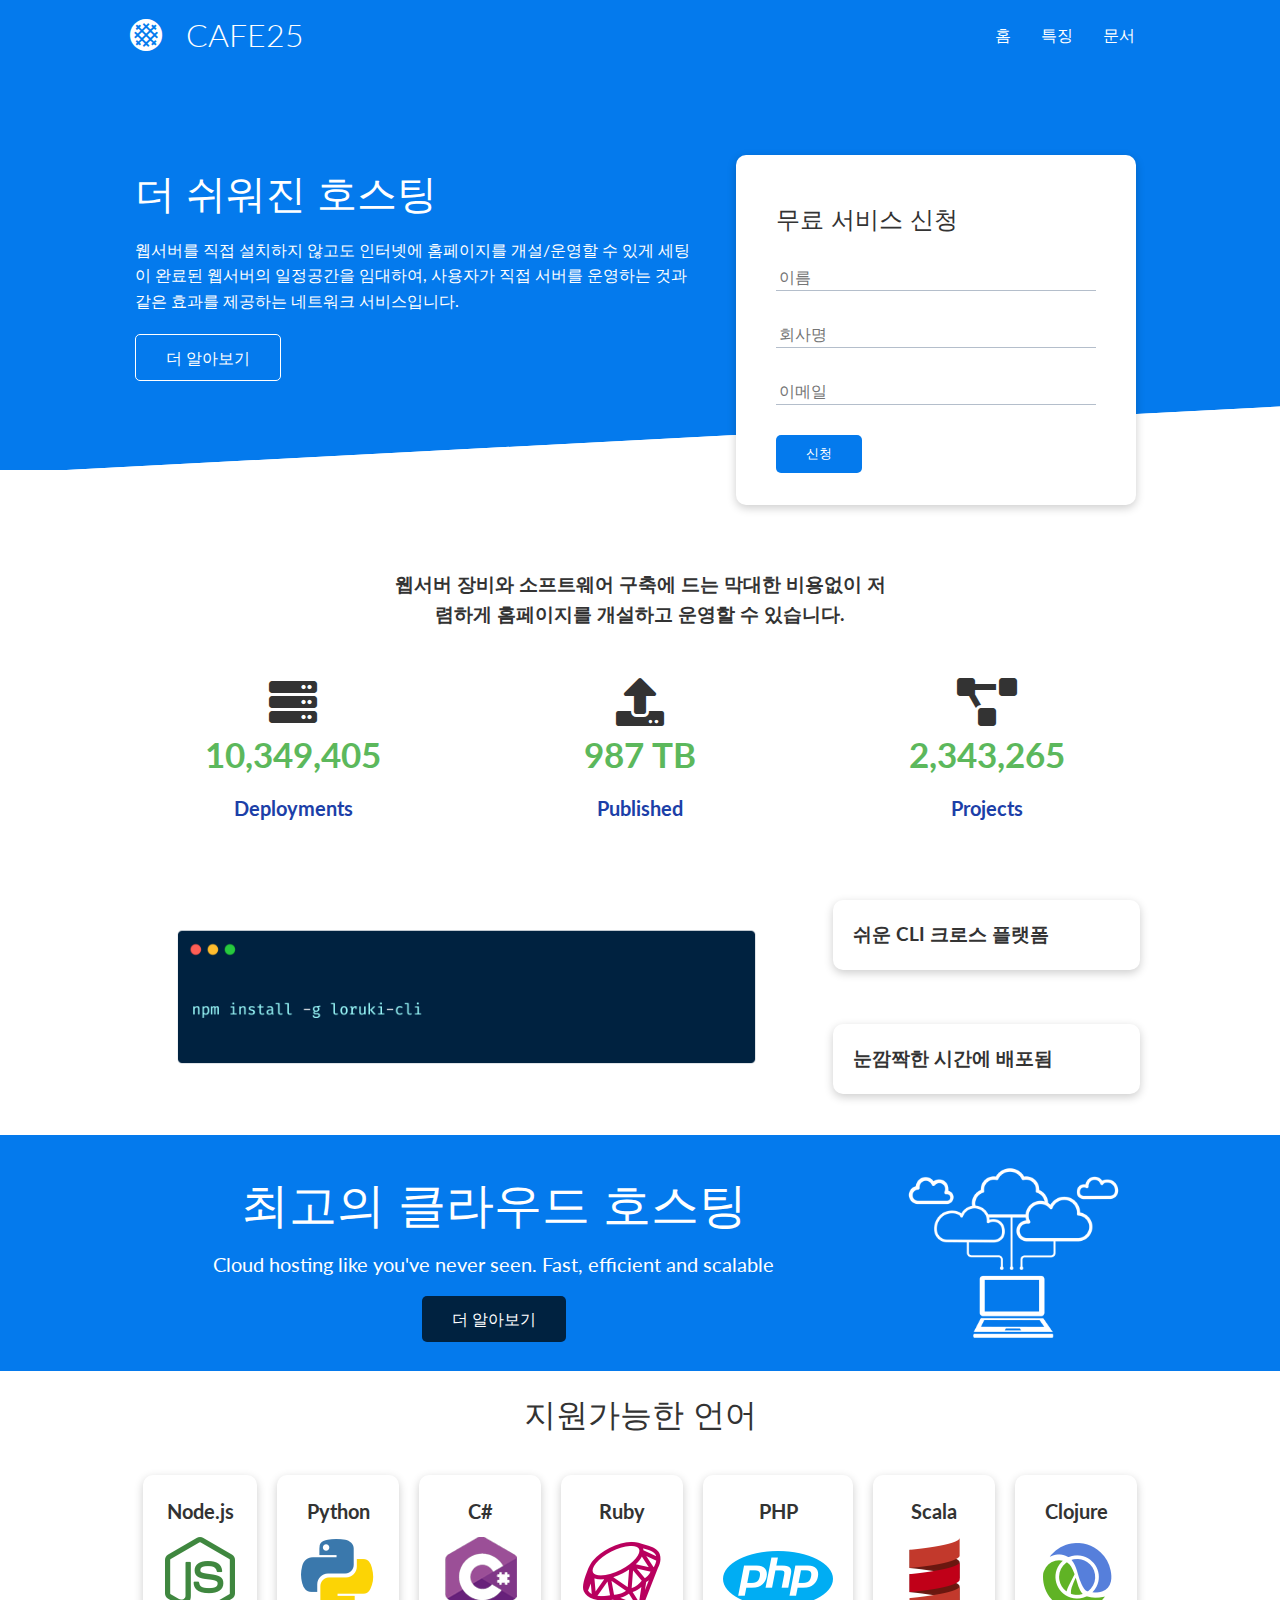
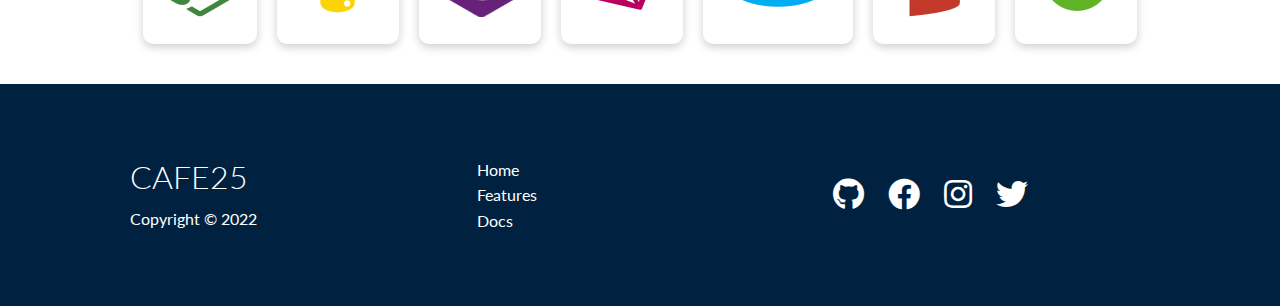
<file: index.html>
<!DOCTYPE html>
<html lang="en">

<head>
  <meta charset="UTF-8" />
  <meta name="viewport" content="width=device-width, initial-scale=1.0" />
  <link rel="stylesheet" href="https://cdnjs.cloudflare.com/ajax/libs/font-awesome/5.15.1/css/all.min.css" />
  <link rel="stylesheet" href="css/utilities.css" />
  <link rel="stylesheet" href="css/style.css" />
  <link rel="shortcut icon" href="" type="image/x-icon">

  <title>까페25 | 클라우드 호스팅 서비스</title>
</head>

<body>
  <!-- Navbar -->
  <div class="navbar">
    <div class="container flex">
      <h1 class="logo"><i class="fas fa-stroopwafel"></i> CAFE25</h1>
      <nav>
        <ul>
          <li><a href="index.html">홈</a></li>
          <li><a href="features.html">특징</a></li>
          <li><a href="docs.html">문서</a></li>
        </ul>
      </nav>
    </div>
  </div>

  <!-- Showcase -->
  <section class="showcase">
    <div class="container grid">
      <div class="showcase-text">
        <h1>더 쉬워진 호스팅</h1>
        <p>
          웹서버를 직접 설치하지 않고도 인터넷에 홈페이지를 개설/운영할 수 있게 세팅이 완료된 웹서버의 일정공간을 임대하여, 사용자가 직접 서버를 운영하는 것과 같은 효과를 제공하는 네트워크
          서비스입니다.
        </p>
        <a href="features.html" class="btn btn-outline">더 알아보기</a>
      </div>

      <div class="showcase-form card">
        <h2>무료 서비스 신청</h2>
        <form>
          <div class="form-control">
            <input type="text" name="name" placeholder="이름" required />
          </div>
          <div class="form-control">
            <input type="text" name="company" placeholder="회사명" required />
          </div>
          <div class="form-control">
            <input type="email" name="email" placeholder="이메일" required />
          </div>
          <input type="submit" value="신청" class="btn btn-primary" />
        </form>
      </div>
    </div>
  </section>

  <!-- Stats -->
  <section class="stats">
    <div class="container">
      <h3 class="stats-heading text-center my-1">웹서버 장비와 소프트웨어 구축에 드는 막대한 비용없이 저렴하게 홈페이지를 개설하고 운영할 수 있습니다.</h3>

      <div class="grid grid-3 text-center my-4">
        <div>
          <i class="fas fa-server fa-3x"></i>
          <h3>10,349,405</h3>
          <p class="text-secondary">Deployments</p>
        </div>
        <div>
          <i class="fas fa-upload fa-3x"></i>
          <h3>987 TB</h3>
          <p class="text-secondary">Published</p>
        </div>
        <div>
          <i class="fas fa-project-diagram fa-3x"></i>
          <h3>2,343,265</h3>
          <p class="text-secondary">Projects</p>
        </div>
      </div>
    </div>
  </section>

  <!-- Cli -->
  <section class="cli">
    <div class="container grid">
      <img src="images/cli.png" alt="" />
      <div class="card">
        <h3>쉬운 CLI 크로스 플랫폼</h3>
      </div>
      <div class="card">
        <h3>눈깜짝한 시간에 배포됨</h3>
      </div>
    </div>
  </section>

  <!-- Cloud -->
  <section class="cloud bg-primary my-2 py-2">
    <div class="container grid">
      <div class="text-center">
        <h2 class="lg">최고의 클라우드 호스팅</h2>
        <p class="lead my-1">Cloud hosting like you've never seen. Fast, efficient and scalable</p>
        <a href="features.html" class="btn btn-dark">더 알아보기</a>
      </div>
      <img src="images/cloud.png" alt="" />
    </div>
  </section>

  <!-- Languages -->
  <section class="languages">
    <h2 class="md text-center my-2">지원가능한 언어</h2>
    <div class="container flex">
      <div class="card">
        <h4>Node.js</h4>
        <img src="images/logos/node.png" alt="" />
      </div>
      <div class="card">
        <h4>Python</h4>
        <img src="images/logos/python.png" alt="" />
      </div>
      <div class="card">
        <h4>C#</h4>
        <img src="images/logos/csharp.png" alt="" />
      </div>
      <div class="card">
        <h4>Ruby</h4>
        <img src="images/logos/ruby.png" alt="" />
      </div>
      <div class="card">
        <h4>PHP</h4>
        <img src="images/logos/php.png" alt="" />
      </div>
      <div class="card">
        <h4>Scala</h4>
        <img src="images/logos/scala.png" alt="" />
      </div>
      <div class="card">
        <h4>Clojure</h4>
        <img src="images/logos/clojure.png" alt="" />
      </div>
    </div>
  </section>

  <!-- Footer -->
  <footer class="footer bg-dark py-5">
    <div class="container grid grid-3">
      <div>
        <h1>CAFE25</h1>
        <p>Copyright &copy; 2022</p>
      </div>
      <nav>
        <ul>
          <li><a href="index.html">Home</a></li>
          <li><a href="features.html">Features</a></li>
          <li><a href="docs.html">Docs</a></li>
        </ul>
      </nav>
      <div class="social">
        <a href="#"><i class="fab fa-github fa-2x"></i></a>
        <a href="#"><i class="fab fa-facebook fa-2x"></i></a>
        <a href="#"><i class="fab fa-instagram fa-2x"></i></a>
        <a href="#"><i class="fab fa-twitter fa-2x"></i></a>
      </div>
    </div>
  </footer>
</body>

</html>
</file>
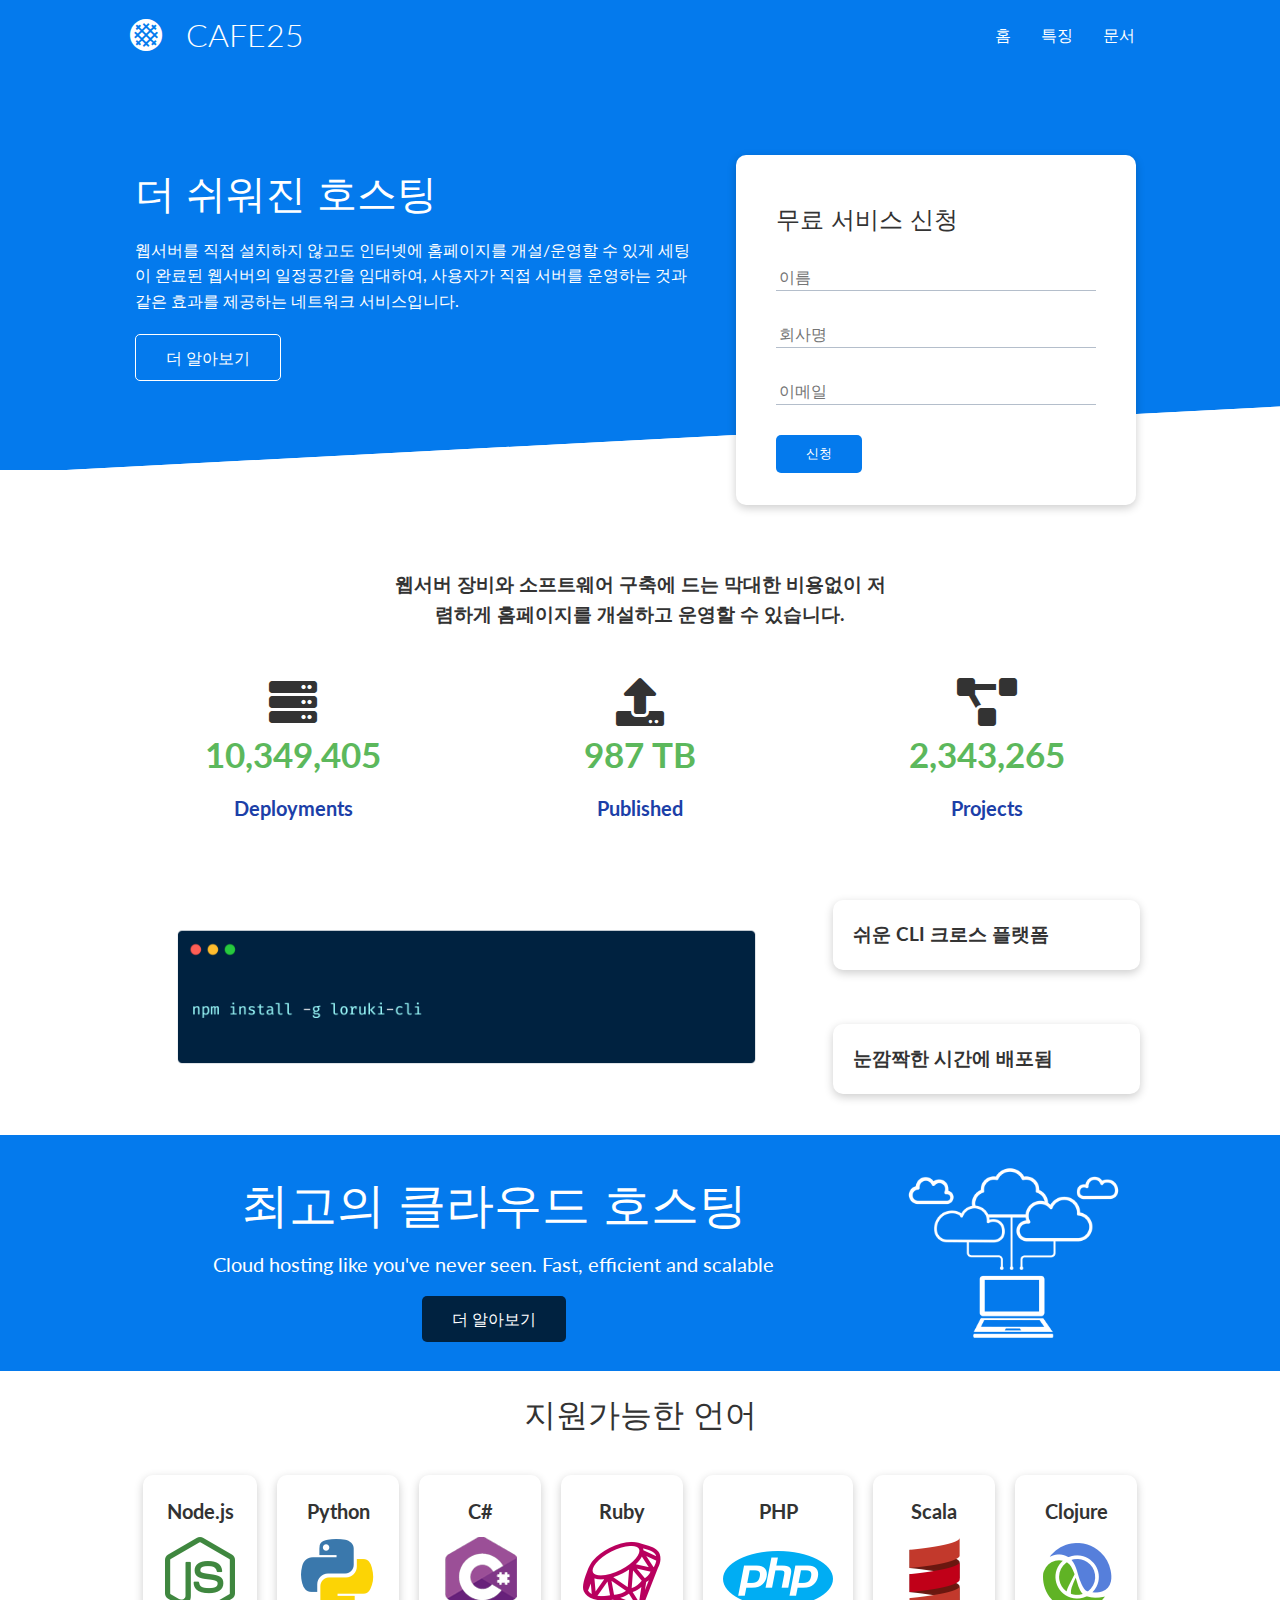
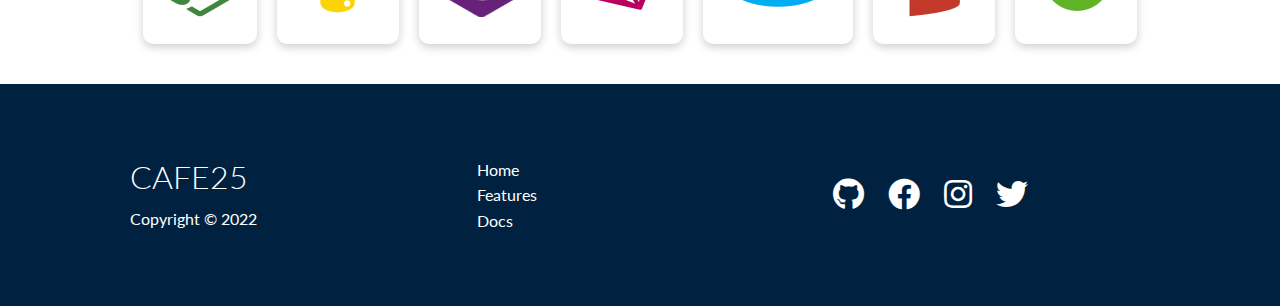
<file: CAFE25/index.html>
<!DOCTYPE html>
<html lang="en">

<head>
  <meta charset="UTF-8" />
  <meta name="viewport" content="width=device-width, initial-scale=1.0" />
  <link rel="stylesheet" href="https://cdnjs.cloudflare.com/ajax/libs/font-awesome/5.15.1/css/all.min.css" />
  <link rel="stylesheet" href="css/utilities.css" />
  <link rel="stylesheet" href="css/style.css" />
  <link rel="" href="" />

  <title>까페25 | 클라우드 호스팅 서비스</title>
</head>

<body>
  <!-- Navbar -->
  <div class="navbar">
    <div class="container flex">
      <h1 class="logo"><i class="fas fa-stroopwafel"></i> CAFE25</h1>
      <nav>
        <ul>
          <li><a href="index.html">홈</a></li>
          <li><a href="features.html">특징</a></li>
          <li><a href="docs.html">문서</a></li>
        </ul>
      </nav>
    </div>
  </div>

  <!-- Showcase -->
  <section class="showcase">
    <div class="container grid">
      <div class="showcase-text">
        <h1>더 쉬워진 호스팅</h1>
        <p>
          웹서버를 직접 설치하지 않고도 인터넷에 홈페이지를 개설/운영할 수 있게 세팅이 완료된 웹서버의 일정공간을 임대하여, 사용자가 직접 서버를 운영하는 것과 같은 효과를 제공하는 네트워크
          서비스입니다.
        </p>
        <a href="features.html" class="btn btn-outline">더 알아보기</a>
      </div>

      <div class="showcase-form card">
        <h2>무료 서비스 신청</h2>
        <form>
          <div class="form-control">
            <input type="text" name="name" placeholder="이름" required />
          </div>
          <div class="form-control">
            <input type="text" name="company" placeholder="회사명" required />
          </div>
          <div class="form-control">
            <input type="email" name="email" placeholder="이메일" required />
          </div>
          <input type="submit" value="신청" class="btn btn-primary" />
        </form>
      </div>
    </div>
  </section>

  <!-- Stats -->
  <section class="stats">
    <div class="container">
      <h3 class="stats-heading text-center my-1">웹서버 장비와 소프트웨어 구축에 드는 막대한 비용없이 저렴하게 홈페이지를 개설하고 운영할 수 있습니다.</h3>

      <div class="grid grid-3 text-center my-4">
        <div>
          <i class="fas fa-server fa-3x"></i>
          <h3>10,349,405</h3>
          <p class="text-secondary">Deployments</p>
        </div>
        <div>
          <i class="fas fa-upload fa-3x"></i>
          <h3>987 TB</h3>
          <p class="text-secondary">Published</p>
        </div>
        <div>
          <i class="fas fa-project-diagram fa-3x"></i>
          <h3>2,343,265</h3>
          <p class="text-secondary">Projects</p>
        </div>
      </div>
    </div>
  </section>

  <!-- Cli -->
  <section class="cli">
    <div class="container grid">
      <img src="images/cli.png" alt="" />
      <div class="card">
        <h3>쉬운 CLI 크로스 플랫폼</h3>
      </div>
      <div class="card">
        <h3>눈깜짝한 시간에 배포됨</h3>
      </div>
    </div>
  </section>

  <!-- Cloud -->
  <section class="cloud bg-primary my-2 py-2">
    <div class="container grid">
      <div class="text-center">
        <h2 class="lg">최고의 클라우드 호스팅</h2>
        <p class="lead my-1">Cloud hosting like you've never seen. Fast, efficient and scalable</p>
        <a href="features.html" class="btn btn-dark">더 알아보기</a>
      </div>
      <img src="images/cloud.png" alt="" />
    </div>
  </section>

  <!-- Languages -->
  <section class="languages">
    <h2 class="md text-center my-2">지원가능한 언어</h2>
    <div class="container flex">
      <div class="card">
        <h4>Node.js</h4>
        <img src="images/logos/node.png" alt="" />
      </div>
      <div class="card">
        <h4>Python</h4>
        <img src="images/logos/python.png" alt="" />
      </div>
      <div class="card">
        <h4>C#</h4>
        <img src="images/logos/csharp.png" alt="" />
      </div>
      <div class="card">
        <h4>Ruby</h4>
        <img src="images/logos/ruby.png" alt="" />
      </div>
      <div class="card">
        <h4>PHP</h4>
        <img src="images/logos/php.png" alt="" />
      </div>
      <div class="card">
        <h4>Scala</h4>
        <img src="images/logos/scala.png" alt="" />
      </div>
      <div class="card">
        <h4>Clojure</h4>
        <img src="images/logos/clojure.png" alt="" />
      </div>
    </div>
  </section>

  <!-- Footer -->
  <footer class="footer bg-dark py-5">
    <div class="container grid grid-3">
      <div>
        <h1>CAFE25</h1>
        <p>Copyright &copy; 2022</p>
      </div>
      <nav>
        <ul>
          <li><a href="index.html">Home</a></li>
          <li><a href="features.html">Features</a></li>
          <li><a href="docs.html">Docs</a></li>
        </ul>
      </nav>
      <div class="social">
        <a href="#"><i class="fab fa-github fa-2x"></i></a>
        <a href="#"><i class="fab fa-facebook fa-2x"></i></a>
        <a href="#"><i class="fab fa-instagram fa-2x"></i></a>
        <a href="#"><i class="fab fa-twitter fa-2x"></i></a>
      </div>
    </div>
  </footer>
</body>

</html>
</file>
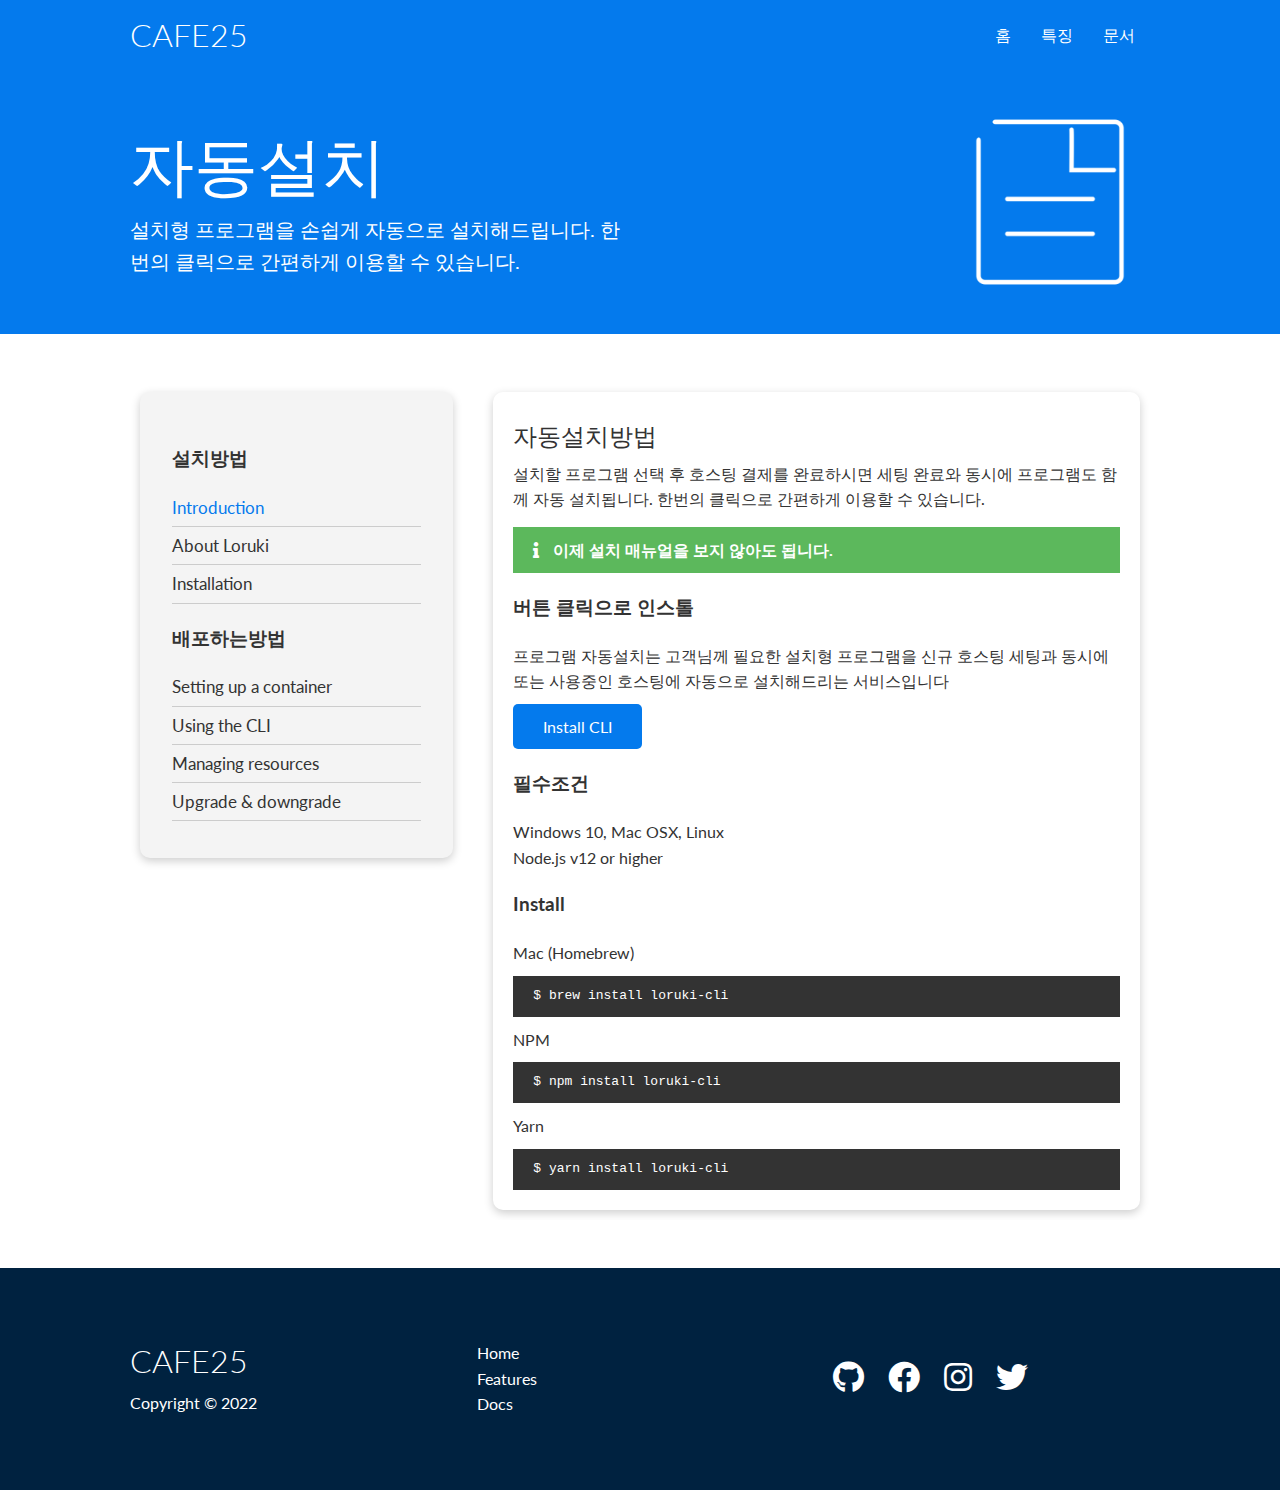
<file: docs.html>
<!DOCTYPE html>
<html lang="en">
  <head>
    <meta charset="UTF-8" />
    <meta name="viewport" content="width=device-width, initial-scale=1.0" />
    <link rel="stylesheet" href="https://cdnjs.cloudflare.com/ajax/libs/font-awesome/5.15.1/css/all.min.css" />
    <link rel="stylesheet" href="css/utilities.css" />
    <link rel="stylesheet" href="css/style.css" />
    <title>까페25 | 클라우드 호스팅 서비스</title>
  </head>
  <body>
    <!-- Navbar -->
    <div class="navbar">
      <div class="container flex">
        <h1 class="logo">CAFE25</h1>
        <nav>
          <ul>
            <li><a href="index.html">홈</a></li>
            <li><a href="features.html">특징</a></li>
            <li><a href="docs.html">문서</a></li>
          </ul>
        </nav>
      </div>
    </div>

    <!-- Head -->
    <section class="docs-head bg-primary py-3">
      <div class="container grid">
        <div>
          <h1 class="xl">자동설치</h1>
          <p class="lead">설치형 프로그램을 손쉽게 자동으로 설치해드립니다. 한번의 클릭으로 간편하게 이용할 수 있습니다.</p>
        </div>
        <img src="images/docs.png" alt="" />
      </div>
    </section>

    <!-- Docs main -->
    <section class="docs-main my-4">
      <div class="container grid">
        <div class="card bg-light p-3">
          <h3 class="my-2">설치방법</h3>
          <nav>
            <ul>
              <li><a class="text-primary" href="#">Introduction</a></li>
              <li><a href="#">About Loruki</a></li>
              <li><a href="#">Installation</a></li>
            </ul>
          </nav>

          <h3 class="my-2">배포하는방법</h3>
          <nav>
            <ul>
              <li><a href="#">Setting up a container</a></li>
              <li><a href="#">Using the CLI</a></li>
              <li><a href="#">Managing resources</a></li>
              <li><a href="#">Upgrade & downgrade</a></li>
            </ul>
          </nav>
        </div>
        <div class="card">
          <h2>자동설치방법</h2>
          <p>설치할 프로그램 선택 후 호스팅 결제를 완료하시면 세팅 완료와 동시에 프로그램도 함께 자동 설치됩니다. 한번의 클릭으로 간편하게 이용할 수 있습니다.</p>

          <div class="alert alert-success"><i class="fas fa-info"></i> 이제 설치 매뉴얼을 보지 않아도 됩니다.</div>

          <h3>버튼 클릭으로 인스톨</h3>
          <p>프로그램 자동설치는 고객님께 필요한 설치형 프로그램을 신규 호스팅 세팅과 동시에 또는 사용중인 호스팅에 자동으로 설치해드리는 서비스입니다</p>
          <a href="#" class="btn btn-primary">Install CLI</a>

          <h3>필수조건</h3>
          <ul>
            <li>Windows 10, Mac OSX, Linux</li>
            <li>Node.js v12 or higher</li>
          </ul>

          <h3>Install</h3>
          <p>Mac (Homebrew)</p>
          <pre><code>$ brew install loruki-cli</code></pre>
          <p>NPM</p>
          <pre><code>$ npm install loruki-cli</code></pre>
          <p>Yarn</p>
          <pre><code>$ yarn install loruki-cli</code></pre>
        </div>
      </div>
    </section>

    <!-- Footer -->
    <footer class="footer bg-dark py-5">
      <div class="container grid grid-3">
        <div>
          <h1>CAFE25</h1>
          <p>Copyright &copy; 2022</p>
        </div>
        <nav>
          <ul>
            <li><a href="index.html">Home</a></li>
            <li><a href="features.html">Features</a></li>
            <li><a href="docs.html">Docs</a></li>
          </ul>
        </nav>
        <div class="social">
          <a href="#"><i class="fab fa-github fa-2x"></i></a>
          <a href="#"><i class="fab fa-facebook fa-2x"></i></a>
          <a href="#"><i class="fab fa-instagram fa-2x"></i></a>
          <a href="#"><i class="fab fa-twitter fa-2x"></i></a>
        </div>
      </div>
    </footer>
  </body>
</html>
</file>
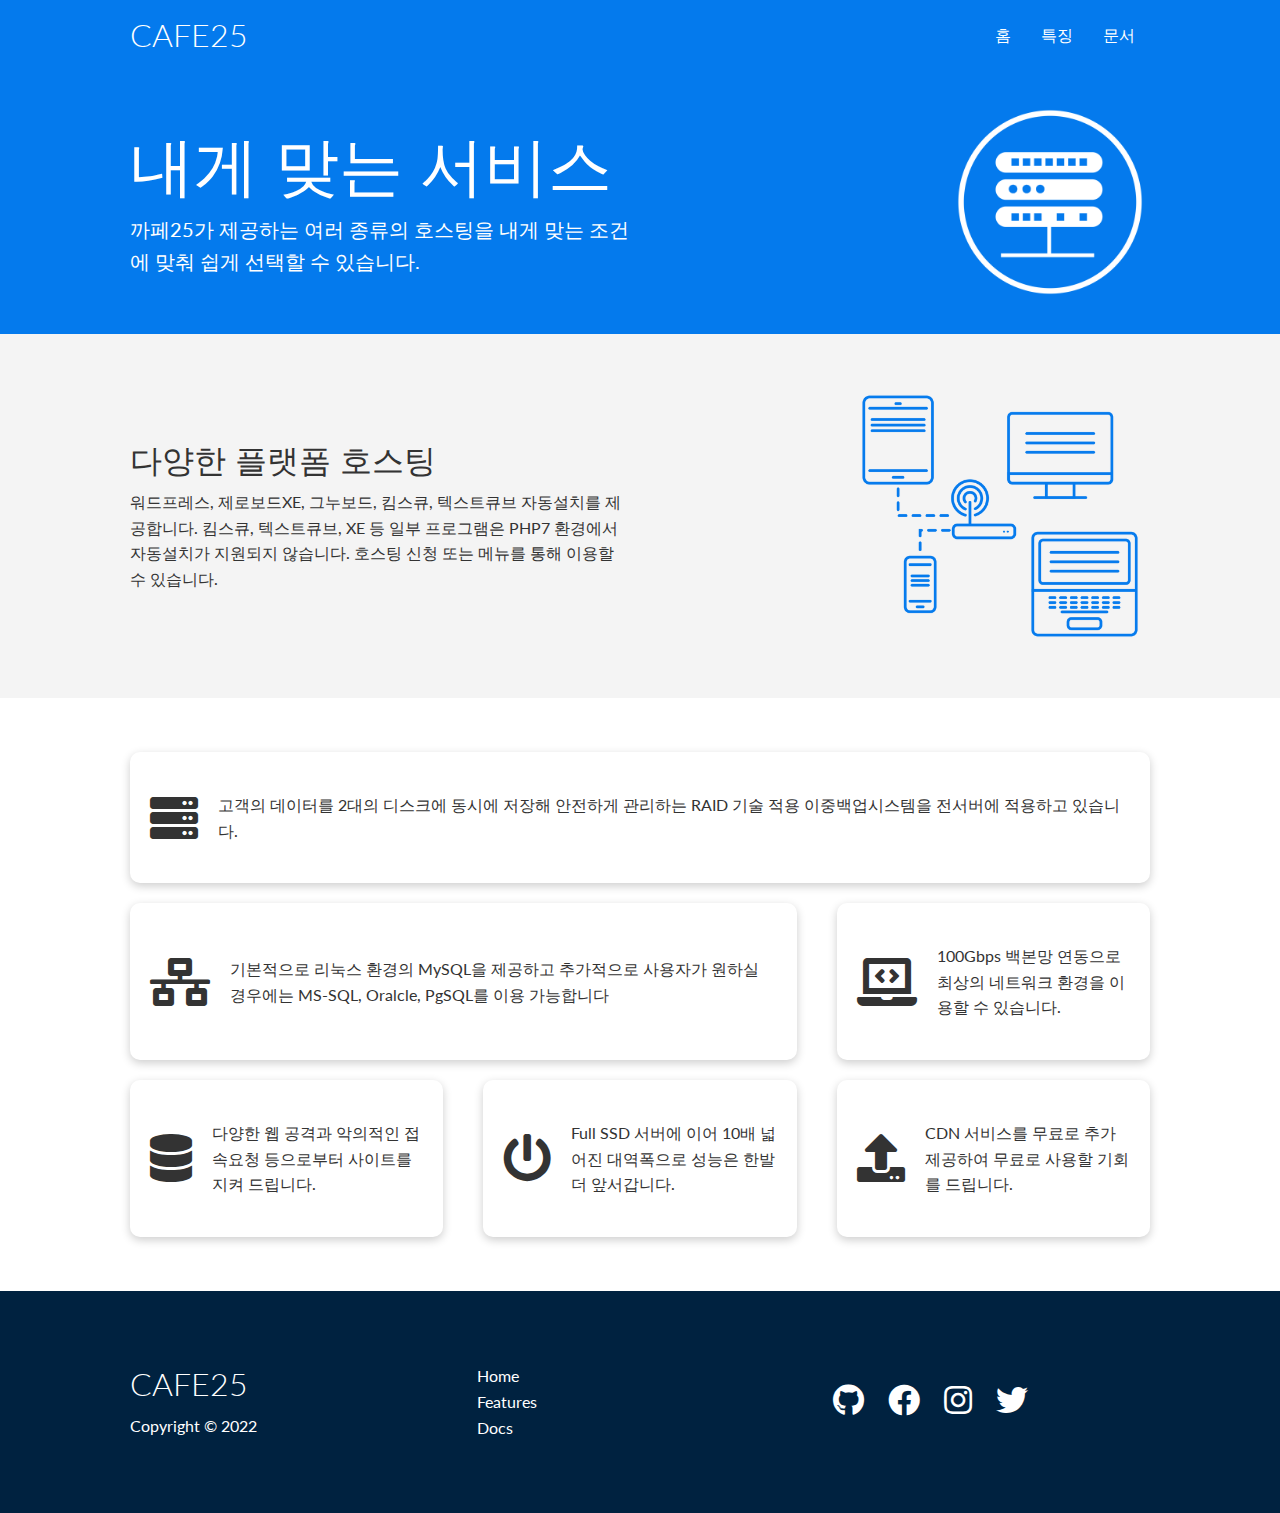
<file: features.html>
<!DOCTYPE html>
<html lang="en">
  <head>
    <meta charset="UTF-8" />
    <meta name="viewport" content="width=device-width, initial-scale=1.0" />
    <link rel="stylesheet" href="https://cdnjs.cloudflare.com/ajax/libs/font-awesome/5.15.1/css/all.min.css" />
    <link rel="stylesheet" href="css/utilities.css" />
    <link rel="stylesheet" href="css/style.css" />
    <title>까페25 | 클라우드 호스팅 서비스</title>
  </head>
  <body>
    <!-- Navbar -->
    <div class="navbar">
      <div class="container flex">
        <h1 class="logo">CAFE25</h1>
        <nav>
          <ul>
            <li><a href="index.html">홈</a></li>
            <li><a href="features.html">특징</a></li>
            <li><a href="docs.html">문서</a></li>
          </ul>
        </nav>
      </div>
    </div>
    
    <!-- Head -->
    <section class="features-head bg-primary py-3">
      <div class="container grid">
        <div>
          <h1 class="xl">내게 맞는 서비스</h1>
          <p class="lead">까페25가 제공하는 여러 종류의 호스팅을 내게 맞는 조건에 맞춰 쉽게 선택할 수 있습니다.</p>
        </div>
        <img src="images/server.png" alt="" />
      </div>
    </section>

    <!-- Sub head -->
    <section class="features-sub-head bg-light py-3">
      <div class="container grid">
        <div>
          <h1 class="md">다양한 플랫폼 호스팅</h1>
          <p>
            워드프레스, 제로보드XE, 그누보드, 킴스큐, 텍스트큐브 자동설치를 제공합니다. 킴스큐, 텍스트큐브, XE 등 일부 프로그램은 PHP7 환경에서 자동설치가 지원되지 않습니다. 호스팅 신청 또는 메뉴를
            통해 이용할 수 있습니다.
          </p>
        </div>
        <img src="images/server2.png" alt="" />
      </div>
    </section>

    <section class="features-main my-2">
      <div class="container grid grid-3">
        <div class="card flex">
          <i class="fas fa-server fa-3x"></i>
          <p>고객의 데이터를 2대의 디스크에 동시에 저장해 안전하게 관리하는 RAID 기술 적용 이중백업시스템을 전서버에 적용하고 있습니다.</p>
        </div>
        <div class="card flex">
          <i class="fas fa-network-wired fa-3x"></i>
          <p>기본적으로 리눅스 환경의 MySQL을 제공하고 추가적으로 사용자가 원하실 경우에는 MS-SQL, Oralcle, PgSQL를 이용 가능합니다</p>
        </div>
        <div class="card flex">
          <i class="fas fa-laptop-code fa-3x"></i>
          <p>100Gbps 백본망 연동으로 최상의 네트워크 환경을 이용할 수 있습니다.</p>
        </div>
        <div class="card flex">
          <i class="fas fa-database fa-3x"></i>
          <p>다양한 웹 공격과 악의적인 접속요청 등으로부터 사이트를 지켜 드립니다.</p>
        </div>
        <div class="card flex">
          <i class="fas fa-power-off fa-3x"></i>
          <p>Full SSD 서버에 이어 10배 넓어진 대역폭으로 성능은 한발 더 앞서갑니다.</p>
        </div>
        <div class="card flex">
          <i class="fas fa-upload fa-3x"></i>
          <p>CDN 서비스를 무료로 추가 제공하여 무료로 사용할 기회를 드립니다.</p>
        </div>
      </div>
    </section>

    <!-- Footer -->
    <footer class="footer bg-dark py-5">
      <div class="container grid grid-3">
        <div>
          <h1>CAFE25</h1>
          <p>Copyright &copy; 2022</p>
        </div>
        <nav>
          <ul>
            <li><a href="index.html">Home</a></li>
            <li><a href="features.html">Features</a></li>
            <li><a href="docs.html">Docs</a></li>
          </ul>
        </nav>
        <div class="social">
          <a href="#"><i class="fab fa-github fa-2x"></i></a>
          <a href="#"><i class="fab fa-facebook fa-2x"></i></a>
          <a href="#"><i class="fab fa-instagram fa-2x"></i></a>
          <a href="#"><i class="fab fa-twitter fa-2x"></i></a>
        </div>
      </div>
    </footer>
  </body>
</html>
</file>
<file: css/utilities.css>
/* 자주 사용하는 형태의 CSS 들을 묶어서 클래스로 사용*/
.container {
  max-width: 1100px;
  margin: 0 auto;
  overflow: auto;
  padding: 0 40px;
}

.card {
  background-color: #fff;
  color: #333;
  border-radius: 10px;
  box-shadow: 0 3px 10px rgba(0, 0, 0, 0.2);
  padding: 20px;
  margin: 10px;
}

.btn {
  display: inline-block;
  padding: 10px 30px;
  cursor: pointer;
  /* 색에 대해서 변수명을 저장하였음! */
  background: var(--primary-color);
  color: #fff;
  border: none;
  border-radius: 5px;
}

.btn-outline {
  background-color: transparent;
  border: 1px #fff solid;
}

.btn:hover {
  transform: scale(0.98);
}

/* 벡그라운드 색과 글자색 & 버튼 색과 글자색 */
.bg-primary,
.btn-primary {
  background-color: var(--primary-color);
  color: #fff;
}

.bg-secondary,
.btn-secondary {
  background-color: var(--secondary-color);
  color: #fff;
}

.bg-dark,
.btn-dark {
  background-color: var(--dark-color);
  color: #fff;
}

.bg-light,
.btn-light {
  background-color: var(--light-color);
  color: #333;
}

/* 예) Footer */
.bg-primary a,
.btn-primary a,
.bg-secondary a,
.btn-secondary a,
.bg-dark a,
.btn-dark a {
  color: #fff;
}


/* 글자 색 */
.text-primary {
  color: var(--primary-color);
}

.text-secondary {
  color: var(--secondary-color);
}

.text-dark {
  color: var(--dark-color);
}

.text-light {
  color: var(--light-color);
}

/* 글자 크기 */
.lead {
  font-size: 20px;
}

.sm {
  font-size: 1rem;
}

.md {
  font-size: 2rem;
}

.lg {
  font-size: 3rem;
}

.xl {
  font-size: 4rem;
}

/* 좌우 정렬 */
.text-center {
  text-align: center;
}

/* 경고창 */
.alert {
  background-color: var(--light-color);
  padding: 10px 20px;
  font-weight: bold;
  margin: 15px 0;
}

.alert i {
  margin-right: 10px;
}

.alert-success {
  background-color: var(--success-color);
  color: #fff;
}

.alert-error {
  background-color: var(--error-color);
  color: #fff;
}

/* 그리드 (절반:절반) 정렬 */
.grid {
  display: grid;
  grid-template-columns: repeat(2, 1fr);
  gap: 20px;
  justify-content: center;
  align-items: center;
  height: 100%;
}

/* 그리드 3개 정렬 33.33% 씩 */
.grid-3 {
  grid-template-columns: repeat(3, 1fr);
}

/* 플랙스 가운데 정렬 */
.flex {
  display: flex;
  justify-content: center;
  align-items: center;
  height: 100%;
}

/* 마진 */
.my-1 {
  margin: 1rem 0;
}

.my-2 {
  margin: 1.5rem 0;
}

.my-3 {
  margin: 2rem 0;
}

.my-4 {
  margin: 3rem 0;
}

.my-5 {
  margin: 4rem 0;
}

.m-1 {
  margin: 1rem;
}

.m-2 {
  margin: 1.5rem;
}

.m-3 {
  margin: 2rem;
}

.m-4 {
  margin: 3rem;
}

.m-5 {
  margin: 4rem;
}

/* 패딩 */
.py-1 {
  padding: 1rem 0;
}

.py-2 {
  padding: 1.5rem 0;
}

.py-3 {
  padding: 2rem 0;
}

.py-4 {
  padding: 3rem 0;
}

.py-5 {
  padding: 4rem 0;
}

.p-1 {
  padding: 1rem;
}

.p-2 {
  padding: 1.5rem;
}

.p-3 {
  padding: 2rem;
}

.p-4 {
  padding: 3rem;
}

.p-5 {
  padding: 4rem;
}
</file>
<file: css/style.css>
@import url('https://fonts.googleapis.com/css2?family=Lato:wght@300&display=swap');

/* 자주쓰는 색을 변수로 --변수명 */
:root {
  --primary-color: #047aed;
  --secondary-color: #1c3fa8;
  --dark-color: #002240;
  --light-color: #f4f4f4;
  --success-color: #5cb85c;
  --error-color: #d9534f;
}

/* 각 태그들의 기본 마진/패딩을 초기값 0으로 하고 박스모델 기준을 보더-박스로 한다. */
* {
  box-sizing: border-box;
  padding: 0;
  margin: 0;
}

body {
  font-family: 'Lato', sans-serif;
  color: #333;
  line-height: 1.6;
}

ul {
  list-style-type: none;
}

a {
  text-decoration: none;
  color: #333;
}

h1,
h2 {
  font-weight: 300;
  line-height: 1.2;
  margin: 10px 0;
}

p {
  margin: 10px 0;
}

img {
  width: 100%;
}

code,
pre {
  background: #333;
  color: #fff;
  padding: 10px;
}

.hidden {
  visibility: hidden;
  height: 0;
}

/* 네브바 메뉴 */
.navbar {
  background-color: var(--primary-color);
  color: #fff;
  height: 70px;
}

.navbar ul {
  display: flex;
}

.navbar a {
  color: #fff;
  padding: 10px;
  margin: 0 5px;
}

.navbar a:hover {
  border-bottom: 2px #fff solid;
}

.navbar .flex {
  justify-content: space-between;
}

/* 아이콘이지만 글자처럼 취급. */
.navbar i {
  margin-right: 15px;
}

/* Showcase */
.showcase {
  height: 400px;
  background-color: var(--primary-color);
  color: #fff;
  position: relative;
}

.showcase h1 {
  font-size: 40px;
}

.showcase p {
  margin: 20px 0;
}

.showcase .grid {
  overflow: visible;
  grid-template-columns: 55% auto;
  gap: 30px;
}

.showcase-text {
  animation: slideInFromLeft 1s ease-in;
}

.showcase-form {
  position: relative;
  top: 60px;
  height: 350px;
  width: 400px;
  padding: 40px;
  z-index: 100;
  justify-self: flex-end;
  animation: slideInFromRight 1s ease-in;
}

.showcase-form .form-control {
  margin: 30px 0;
}

.showcase-form input[type='text'],
.showcase-form input[type='email'] {
  border: 0;
  border-bottom: 1px solid #b4becb;
  width: 100%;
  padding: 3px;
  font-size: 16px;
}

/* 선택시 아웃라인 */
.showcase-form input:focus {
  outline: none;
}

.showcase::before,
.showcase::after {
  content: '';
  position: absolute;
  height: 100px;
  bottom: -70px;
  right: 0;
  left: 0;
  background: rgb(255, 255, 255);
  transform: skewY(-3deg);
  -webkit-transform: skewY(-3deg);
  -moz-transform: skewY(-3deg);
  -ms-transform: skewY(-3deg);
}

/* Stats */
.stats {
  padding-top: 100px;
  animation: slideInFromBottom 1s ease-in;
}

.stats-heading {
  max-width: 500px;
  margin: auto;
}

.stats .grid h3 {
  font-size: 35px;
  color: #5cb85c;
}

.stats .grid p {
  font-size: 20px;
  font-weight: bold;
}

/* Cli */
.cli .grid {
  grid-template-columns: repeat(3, 1fr);
  grid-template-rows: repeat(2, 1fr);
}

.cli .grid>*:first-child {
  grid-column: 1 / span 2;
  grid-row: 1 / span 2;
}


/* Cloud */
.cloud .grid {
  grid-template-columns: 8fr 3fr;
}

/* Languages */

.languages .flex {
  flex-wrap: wrap;
}

.languages .card {
  text-align: center;
  margin: 18px 10px 40px;
  transition: transform 0.2s ease-in;
}

.languages .card h4 {
  font-size: 20px;
  margin-bottom: 10px;
}

.languages .card:hover {
  transform: translateY(-15px);
}



/* 특징 페이지 */
.features-head img,
.docs-head img {
  width: 200px;
  justify-self: flex-end;
}

.features-sub-head img {
  width: 300px;
  justify-self: flex-end;
}

.features-main .card>i {
  margin-right: 20px;
}

.features-main .grid {
  padding: 30px;
}

.features-main .grid .card:nth-child(1) {
  grid-column: 1 / span 3;
}

.features-main .grid .card:nth-child(2) {
  grid-column: 1 / span 2;
}


/* 문서 페이지 */
.docs-main h3 {
  margin: 20px 0;
}

.docs-main .grid {
  grid-template-columns: 1fr 2fr;
  /* 세로 정렬 */
  align-items: flex-start;
}

.docs-main nav li {
  font-size: 17px;
  padding-bottom: 5px;
  margin-bottom: 5px;
  border-bottom: 1px #ccc solid;
}

.docs-main a:hover {
  font-weight: bold;
}



/* Footer */
.footer .social a {
  margin: 0 10px;
}

.fa-github:hover {
  color: #000000;
}

.fa-facebook:hover {
  color: #1773ea;
}

.fa-instagram:hover {
  color: #bd20c0;
}

.fa-twitter:hover {
  color: #1c9cea;
}


/* 애니메이션 */
/* 왼쪽에서 오른쪽으로 */
@keyframes slideInFromLeft {
  0% {
    transform: translateX(-100%);
  }

  100% {
    transform: translateX(0);
  }
}

/* 오른쪽에서 왼쪽으로 */
@keyframes slideInFromRight {
  0% {
    transform: translateX(100%);
  }

  100% {
    transform: translateX(0);
  }
}

/* 위에서 아래로 */
@keyframes slideInFromTop {
  0% {
    transform: translateY(-100%);
  }

  100% {
    transform: translateX(0);
  }
}

/* 아래에서 위로 */
/* @keyframes slideInFromBottom {
  0% {
    transform: translateY(100%);
  }

  100% {
    transform: translateX(0);
  }
} */
</file>
<file: CAFE25/css/utilities.css>
/* 자주 사용하는 형태의 CSS 들을 묶어서 클래스로 사용*/
.container {
  max-width: 1100px;
  margin: 0 auto;
  overflow: auto;
  padding: 0 40px;
}

.card {
  background-color: #fff;
  color: #333;
  border-radius: 10px;
  box-shadow: 0 3px 10px rgba(0, 0, 0, 0.2);
  padding: 20px;
  margin: 10px;
}

.btn {
  display: inline-block;
  padding: 10px 30px;
  cursor: pointer;
  /* 색에 대해서 변수명을 저장하였음! */
  background: var(--primary-color);
  color: #fff;
  border: none;
  border-radius: 5px;
}

.btn-outline {
  background-color: transparent;
  border: 1px #fff solid;
}

.btn:hover {
  transform: scale(0.98);
}

/* 벡그라운드 색과 글자색 & 버튼 색과 글자색 */
.bg-primary,
.btn-primary {
  background-color: var(--primary-color);
  color: #fff;
}

.bg-secondary,
.btn-secondary {
  background-color: var(--secondary-color);
  color: #fff;
}

.bg-dark,
.btn-dark {
  background-color: var(--dark-color);
  color: #fff;
}

.bg-light,
.btn-light {
  background-color: var(--light-color);
  color: #333;
}

/* 예) Footer */
.bg-primary a,
.btn-primary a,
.bg-secondary a,
.btn-secondary a,
.bg-dark a,
.btn-dark a {
  color: #fff;
}


/* 글자 색 */
.text-primary {
  color: var(--primary-color);
}

.text-secondary {
  color: var(--secondary-color);
}

.text-dark {
  color: var(--dark-color);
}

.text-light {
  color: var(--light-color);
}

/* 글자 크기 */
.lead {
  font-size: 20px;
}

.sm {
  font-size: 1rem;
}

.md {
  font-size: 2rem;
}

.lg {
  font-size: 3rem;
}

.xl {
  font-size: 4rem;
}

/* 좌우 정렬 */
.text-center {
  text-align: center;
}

/* 경고창 */
.alert {
  background-color: var(--light-color);
  padding: 10px 20px;
  font-weight: bold;
  margin: 15px 0;
}

.alert i {
  margin-right: 10px;
}

.alert-success {
  background-color: var(--success-color);
  color: #fff;
}

.alert-error {
  background-color: var(--error-color);
  color: #fff;
}

/* 그리드 (절반:절반) 정렬 */
.grid {
  display: grid;
  grid-template-columns: repeat(2, 1fr);
  gap: 20px;
  justify-content: center;
  align-items: center;
  height: 100%;
}

/* 그리드 3개 정렬 33.33% 씩 */
.grid-3 {
  grid-template-columns: repeat(3, 1fr);
}

/* 플랙스 가운데 정렬 */
.flex {
  display: flex;
  justify-content: center;
  align-items: center;
  height: 100%;
}

/* 마진 */
.my-1 {
  margin: 1rem 0;
}

.my-2 {
  margin: 1.5rem 0;
}

.my-3 {
  margin: 2rem 0;
}

.my-4 {
  margin: 3rem 0;
}

.my-5 {
  margin: 4rem 0;
}

.m-1 {
  margin: 1rem;
}

.m-2 {
  margin: 1.5rem;
}

.m-3 {
  margin: 2rem;
}

.m-4 {
  margin: 3rem;
}

.m-5 {
  margin: 4rem;
}

/* 패딩 */
.py-1 {
  padding: 1rem 0;
}

.py-2 {
  padding: 1.5rem 0;
}

.py-3 {
  padding: 2rem 0;
}

.py-4 {
  padding: 3rem 0;
}

.py-5 {
  padding: 4rem 0;
}

.p-1 {
  padding: 1rem;
}

.p-2 {
  padding: 1.5rem;
}

.p-3 {
  padding: 2rem;
}

.p-4 {
  padding: 3rem;
}

.p-5 {
  padding: 4rem;
}
</file>
<file: CAFE25/css/style.css>
@import url('https://fonts.googleapis.com/css2?family=Lato:wght@300&display=swap');

/* 자주쓰는 색을 변수로 --변수명 */
:root {
  --primary-color: #047aed;
  --secondary-color: #1c3fa8;
  --dark-color: #002240;
  --light-color: #f4f4f4;
  --success-color: #5cb85c;
  --error-color: #d9534f;
}

/* 각 태그들의 기본 마진/패딩을 초기값 0으로 하고 박스모델 기준을 보더-박스로 한다. */
* {
  box-sizing: border-box;
  padding: 0;
  margin: 0;
}

body {
  font-family: 'Lato', sans-serif;
  color: #333;
  line-height: 1.6;
}

ul {
  list-style-type: none;
}

a {
  text-decoration: none;
  color: #333;
}

h1,
h2 {
  font-weight: 300;
  line-height: 1.2;
  margin: 10px 0;
}

p {
  margin: 10px 0;
}

img {
  width: 100%;
}

code,
pre {
  background: #333;
  color: #fff;
  padding: 10px;
}

.hidden {
  visibility: hidden;
  height: 0;
}

/* 네브바 메뉴 */
.navbar {
  background-color: var(--primary-color);
  color: #fff;
  height: 70px;
}

.navbar ul {
  display: flex;
}

.navbar a {
  color: #fff;
  padding: 10px;
  margin: 0 5px;
}

.navbar a:hover {
  border-bottom: 2px #fff solid;
}

.navbar .flex {
  justify-content: space-between;
}

/* 아이콘이지만 글자처럼 취급. */
.navbar i {
  margin-right: 15px;
}

/* Showcase */
.showcase {
  height: 400px;
  background-color: var(--primary-color);
  color: #fff;
  position: relative;
}

.showcase h1 {
  font-size: 40px;
}

.showcase p {
  margin: 20px 0;
}

.showcase .grid {
  overflow: visible;
  grid-template-columns: 55% auto;
  gap: 30px;
}

.showcase-text {
  animation: slideInFromLeft 1s ease-in;
}

.showcase-form {
  position: relative;
  top: 60px;
  height: 350px;
  width: 400px;
  padding: 40px;
  z-index: 100;
  justify-self: flex-end;
  animation: slideInFromRight 1s ease-in;
}

.showcase-form .form-control {
  margin: 30px 0;
}

.showcase-form input[type='text'],
.showcase-form input[type='email'] {
  border: 0;
  border-bottom: 1px solid #b4becb;
  width: 100%;
  padding: 3px;
  font-size: 16px;
}

/* 선택시 아웃라인 */
.showcase-form input:focus {
  outline: none;
}

.showcase::before,
.showcase::after {
  content: '';
  position: absolute;
  height: 100px;
  bottom: -70px;
  right: 0;
  left: 0;
  background: rgb(255, 255, 255);
  transform: skewY(-3deg);
  -webkit-transform: skewY(-3deg);
  -moz-transform: skewY(-3deg);
  -ms-transform: skewY(-3deg);
}

/* Stats */
.stats {
  padding-top: 100px;
  animation: slideInFromBottom 1s ease-in;
}

.stats-heading {
  max-width: 500px;
  margin: auto;
}

.stats .grid h3 {
  font-size: 35px;
  color: #5cb85c;
}

.stats .grid p {
  font-size: 20px;
  font-weight: bold;
}

/* Cli */
.cli .grid {
  grid-template-columns: repeat(3, 1fr);
  grid-template-rows: repeat(2, 1fr);
}

.cli .grid>*:first-child {
  grid-column: 1 / span 2;
  grid-row: 1 / span 2;
}


/* Cloud */
.cloud .grid {
  grid-template-columns: 8fr 3fr;
}

/* Languages */

.languages .flex {
  flex-wrap: wrap;
}

.languages .card {
  text-align: center;
  margin: 18px 10px 40px;
  transition: transform 0.2s ease-in;
}

.languages .card h4 {
  font-size: 20px;
  margin-bottom: 10px;
}

.languages .card:hover {
  transform: translateY(-15px);
}



/* 특징 페이지 */
.features-head img,
.docs-head img {
  width: 200px;
  justify-self: flex-end;
}

.features-sub-head img {
  width: 300px;
  justify-self: flex-end;
}

.features-main .card>i {
  margin-right: 20px;
}

.features-main .grid {
  padding: 30px;
}

.features-main .grid .card:nth-child(1) {
  grid-column: 1 / span 3;
}

.features-main .grid .card:nth-child(2) {
  grid-column: 1 / span 2;
}


/* 문서 페이지 */
.docs-main h3 {
  margin: 20px 0;
}

.docs-main .grid {
  grid-template-columns: 1fr 2fr;
  /* 세로 정렬 */
  align-items: flex-start;
}

.docs-main nav li {
  font-size: 17px;
  padding-bottom: 5px;
  margin-bottom: 5px;
  border-bottom: 1px #ccc solid;
}

.docs-main a:hover {
  font-weight: bold;
}



/* Footer */
.footer .social a {
  margin: 0 10px;
}

.fa-github:hover {
  color: #000000;
}

.fa-facebook:hover {
  color: #1773ea;
}

.fa-instagram:hover {
  color: #bd20c0;
}

.fa-twitter:hover {
  color: #1c9cea;
}


/* 애니메이션 */
/* 왼쪽에서 오른쪽으로 */
@keyframes slideInFromLeft {
  0% {
    transform: translateX(-100%);
  }

  100% {
    transform: translateX(0);
  }
}

/* 오른쪽에서 왼쪽으로 */
@keyframes slideInFromRight {
  0% {
    transform: translateX(100%);
  }

  100% {
    transform: translateX(0);
  }
}

/* 위에서 아래로 */
@keyframes slideInFromTop {
  0% {
    transform: translateY(-100%);
  }

  100% {
    transform: translateX(0);
  }
}

/* 아래에서 위로 */
/* @keyframes slideInFromBottom {
  0% {
    transform: translateY(100%);
  }

  100% {
    transform: translateX(0);
  }
} */
</file>
